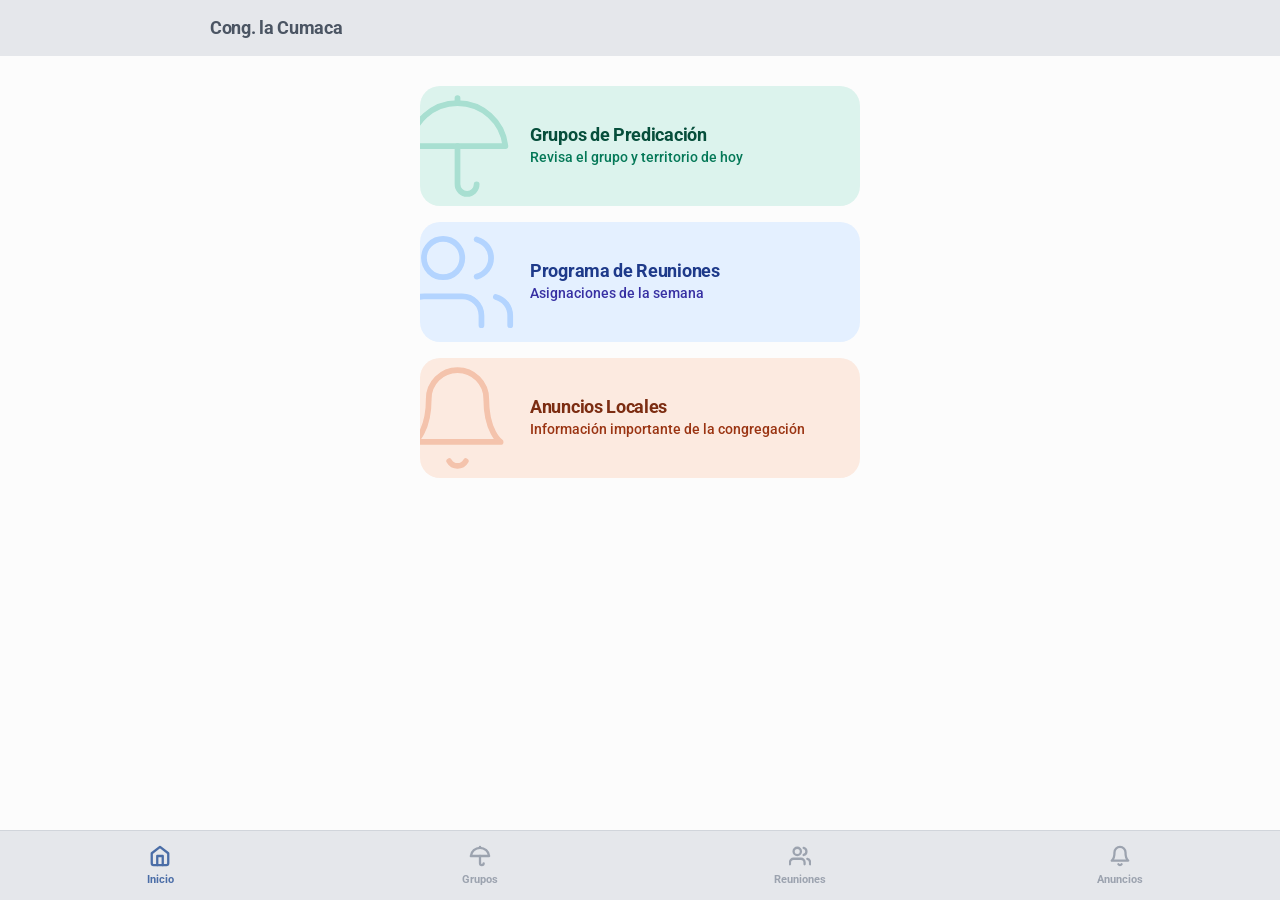
<file: index.html>
<!DOCTYPE html>
<html lang="es">
<head>
    <meta charset="UTF-8">
    <meta name="viewport" content="width=device-width, initial-scale=1.0, maximum-scale=1.0, user-scalable=no">
    <title>Cartelera - La Cumaca</title>
    <link rel="icon" type="image/svg+xml" href="data:image/svg+xml,%3Csvg xmlns='http://www.w3.org/2000/svg' viewBox='0 0 24 24' fill='none' stroke='%234A6DA7' stroke-width='2' stroke-linecap='round' stroke-linejoin='round'%3E%3Cpath d='M2 3h6a4 4 0 0 1 4 4v14a3 3 0 0 0-3-3H2z'/%3E%3Cpath d='M22 3h-6a4 4 0 0 0-4 4v14a3 3 0 0 1 3-3h7z'/%3E%3C/svg%3E">
    <link rel="stylesheet" href="styles.css?v=12.1">
</head>
<body>

    <header class="header-principal">
        <div class="header-contenedor">
            <h1>Cong. la Cumaca</h1>
        </div>
    </header>

    <main class="contenido-principal">
        <div class="menu-principal">
            
            <a href="predicacion.html" class="tarjeta predicacion">
                <div class="icono-caja">
                    <svg viewBox="0 0 24 24" fill="none" stroke="currentColor" stroke-linecap="round" stroke-linejoin="round">
                      <path d="M22 12a10.06 10.06 1 0 0-20 0Z" />
                      <path d="M12 12v8a2 2 0 0 0 4 0" />
                      <path d="M12 2v1" />
                    </svg>
                </div>
                <div class="texto-caja">
                    <h2>Grupos de Predicación</h2>
                    <p>Revisa el grupo y territorio de hoy</p>
                </div>
            </a>

            <a href="reuniones.html" class="tarjeta reuniones">
                <div class="icono-caja">
                     <svg viewBox="0 0 24 24" fill="none" stroke="currentColor" stroke-linecap="round" stroke-linejoin="round">
                        <path d="M17 21v-2a4 4 0 0 0-4-4H5a4 4 0 0 0-4 4v2"></path>
                        <circle cx="9" cy="7" r="4"></circle>
                        <path d="M23 21v-2a4 4 0 0 0-3-3.87"></path>
                        <path d="M16 3.13a4 4 0 0 1 0 7.75"></path>
                    </svg>
                </div>
                <div class="texto-caja">
                    <h2>Programa de Reuniones</h2>
                    <p>Asignaciones de la semana</p>
                </div>
            </a>

            <a href="anuncios.html" class="tarjeta anuncios">
                <div class="icono-caja">
                    <svg viewBox="0 0 24 24" fill="none" stroke="currentColor" stroke-linecap="round" stroke-linejoin="round">
                        <path d="M18 8A6 6 0 0 0 6 8c0 7-3 9-3 9h18s-3-2-3-9"></path>
                        <path d="M13.73 21a2 2 0 0 1-3.46 0"></path>
                    </svg>
                </div>
                <div class="texto-caja">
                    <h2>Anuncios Locales</h2>
                    <p>Información importante de la congregación</p>
                </div>
            </a>

        </div>
    </main>

    <div class="nav-segment-container">
        <div class="nav-segment">
            <a href="index.html" class="nav-btn activo">
                <svg width="22" height="22" viewBox="0 0 24 24" fill="none" stroke="currentColor" stroke-width="2" stroke-linecap="round" stroke-linejoin="round"><path d="M3 9l9-7 9 7v11a2 2 0 0 1-2 2H5a2 2 0 0 1-2-2z"></path><polyline points="9 22 9 12 15 12 15 22"></polyline></svg>
                Inicio
            </a>
            <a href="predicacion.html" class="nav-btn">
                <svg width="22" height="22" viewBox="0 0 24 24" fill="none" stroke="currentColor" stroke-width="2" stroke-linecap="round" stroke-linejoin="round"><path d="M22 12a10.06 10.06 1 0 0-20 0Z" /><path d="M12 12v8a2 2 0 0 0 4 0" /><path d="M12 2v1" /></svg>
                Grupos
            </a>
            <a href="reuniones.html" class="nav-btn">
                <svg width="22" height="22" viewBox="0 0 24 24" fill="none" stroke="currentColor" stroke-width="2" stroke-linecap="round" stroke-linejoin="round"><path d="M17 21v-2a4 4 0 0 0-4-4H5a4 4 0 0 0-4 4v2"></path><circle cx="9" cy="7" r="4"></circle><path d="M23 21v-2a4 4 0 0 0-3-3.87"></path><path d="M16 3.13a4 4 0 0 1 0 7.75"></path></svg>
                Reuniones
            </a>
            <a href="anuncios.html" class="nav-btn">
                <svg width="22" height="22" viewBox="0 0 24 24" fill="none" stroke="currentColor" stroke-width="2" stroke-linecap="round" stroke-linejoin="round"><path d="M18 8A6 6 0 0 0 6 8c0 7-3 9-3 9h18s-3-2-3-9"></path><path d="M13.73 21a2 2 0 0 1-3.46 0"></path></svg>
                Anuncios
            </a>
        </div>
    </div>
</body>
</html>
</file>
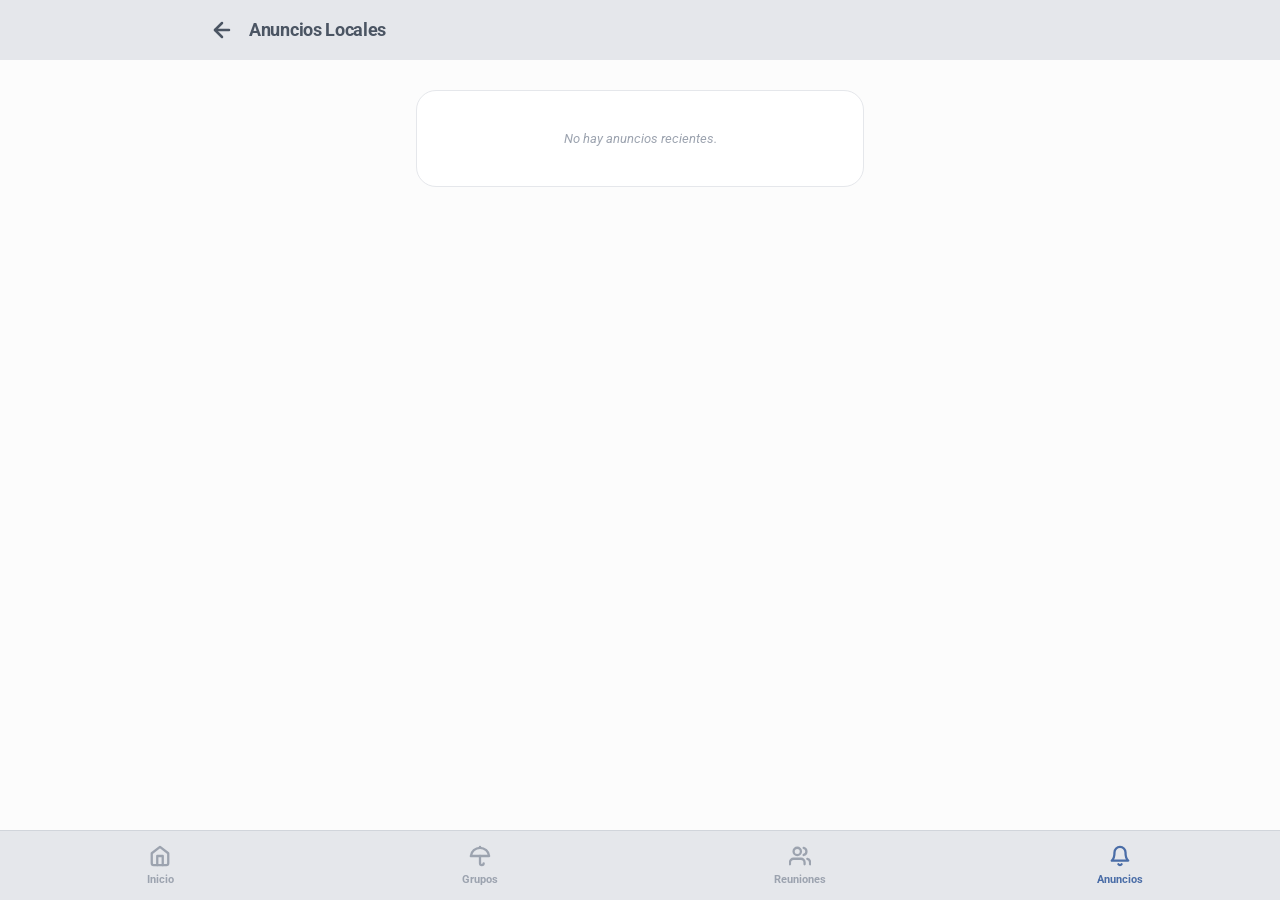
<file: anuncios.html>
<!DOCTYPE html>
<html lang="es">
<head>
    <meta charset="UTF-8">
    <meta name="viewport" content="width=device-width, initial-scale=1.0, maximum-scale=1.0, user-scalable=no">
    <title>Anuncios - La Cumaca</title>
    <link rel="icon" type="image/svg+xml" href="data:image/svg+xml,%3Csvg xmlns='http://www.w3.org/2000/svg' viewBox='0 0 24 24' fill='none' stroke='%234A6DA7' stroke-width='2' stroke-linecap='round' stroke-linejoin='round'%3E%3Cpath d='M2 3h6a4 4 0 0 1 4 4v14a3 3 0 0 0-3-3H2z'/%3E%3Cpath d='M22 3h-6a4 4 0 0 0-4 4v14a3 3 0 0 1 3-3h7z'/%3E%3C/svg%3E">
    <link rel="stylesheet" href="styles.css?v=12.1">
</head>
<body>

    <header class="header-principal">
        <div class="header-contenedor">
            <a href="index.html" class="btn-back">
                <svg width="24" height="24" viewBox="0 0 24 24" fill="none" stroke="currentColor" stroke-width="2.5" stroke-linecap="round" stroke-linejoin="round">
                    <line x1="19" y1="12" x2="5" y2="12"></line>
                    <polyline points="12 19 5 12 12 5"></polyline>
                </svg>
            </a>
            <h1>Anuncios Locales</h1>
        </div>
    </header>

    <div class="container">
        <div id="global-error" class="hidden"></div>
        <div class="card" style="padding: 20px; margin-top: 20px;">
            <div id="anuncios-lista">
                <div class="inline-loader"><div class="spinner"></div><p>Cargando anuncios...</p></div>
            </div>
        </div>
    </div>

    <div class="nav-segment-container">
        <div class="nav-segment">
            <a href="index.html" class="nav-btn"><svg width="22" height="22" viewBox="0 0 24 24" fill="none" stroke="currentColor" stroke-width="2" stroke-linecap="round" stroke-linejoin="round"><path d="M3 9l9-7 9 7v11a2 2 0 0 1-2 2H5a2 2 0 0 1-2-2z"></path><polyline points="9 22 9 12 15 12 15 22"></polyline></svg> Inicio</a>
            <a href="predicacion.html" class="nav-btn"><svg width="22" height="22" viewBox="0 0 24 24" fill="none" stroke="currentColor" stroke-width="2" stroke-linecap="round" stroke-linejoin="round"><path d="M22 12a10.06 10.06 1 0 0-20 0Z" /><path d="M12 12v8a2 2 0 0 0 4 0" /><path d="M12 2v1" /></svg> Grupos</a>
            <a href="reuniones.html" class="nav-btn"><svg width="22" height="22" viewBox="0 0 24 24" fill="none" stroke="currentColor" stroke-width="2" stroke-linecap="round" stroke-linejoin="round"><path d="M17 21v-2a4 4 0 0 0-4-4H5a4 4 0 0 0-4 4v2"></path><circle cx="9" cy="7" r="4"></circle><path d="M23 21v-2a4 4 0 0 0-3-3.87"></path><path d="M16 3.13a4 4 0 0 1 0 7.75"></path></svg> Reuniones</a>
            <a href="anuncios.html" class="nav-btn activo"><svg width="22" height="22" viewBox="0 0 24 24" fill="none" stroke="currentColor" stroke-width="2" stroke-linecap="round" stroke-linejoin="round"><path d="M18 8A6 6 0 0 0 6 8c0 7-3 9-3 9h18s-3-2-3-9"></path><path d="M13.73 21a2 2 0 0 1-3.46 0"></path></svg> Anuncios</a>
        </div>
    </div>

    <script>
        let dbAnuncios = [];

        async function iniciarApp() {
            try {
                const timestamp = new Date().getTime();
                const response = await fetch('./data/cartelera_datos.json?t=' + timestamp);
                if (!response.ok) throw new Error("Error HTTP: " + response.status);
                const dataRaw = await response.json();
                
                dbAnuncios = dataRaw.anuncios || [];
                renderAnuncios();

            } catch (error) {
                document.getElementById('global-error').textContent = "Problema al cargar datos: " + error.message;
                document.getElementById('global-error').classList.remove('hidden');
                document.getElementById('anuncios-lista').innerHTML = '<p style="text-align:center;">Error al cargar.</p>';
            }
        }

        function renderAnuncios() {
            const limpiar = (f) => {
                if(!f) return "";
                if(f.includes('-')) {
                    const parts = f.split('-');
                    const d = new Date(parts[0], parts[1]-1, parts[2]);
                    const mes = d.toLocaleDateString('es-ES', { month: 'short' }).toUpperCase().replace('.', '');
                    return `${d.getDate()} ${mes}`;
                } return f;
            };
            const html = dbAnuncios.map(a => `<div class="anuncio"><div class="anuncio-date">${limpiar(a.fechaInicio)} ${a.fechaFin ? '- ' + limpiar(a.fechaFin) : ''}</div><div class="anuncio-text">${a.texto}</div></div>`).join('');
            document.getElementById('anuncios-lista').innerHTML = html || '<div class="no-grupos">No hay anuncios recientes.</div>';
        }

        iniciarApp();
    </script>
</body>
</html>
</file>
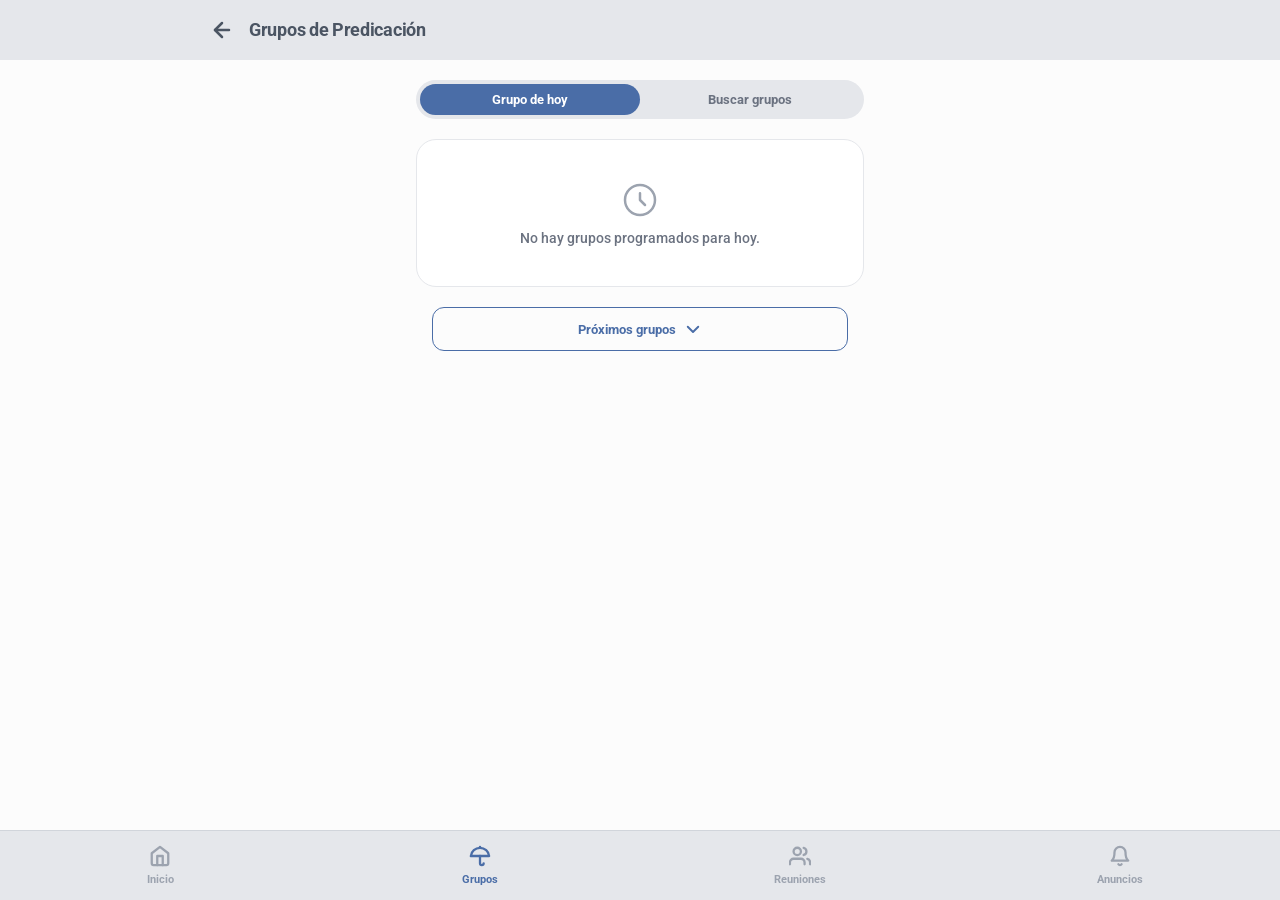
<file: predicacion.html>
<!DOCTYPE html>
<html lang="es">
<head>
    <meta charset="UTF-8">
    <meta name="viewport" content="width=device-width, initial-scale=1.0, maximum-scale=1.0, user-scalable=no">
    <title>Grupos - La Cumaca</title>
    <link rel="icon" type="image/svg+xml" href="data:image/svg+xml,%3Csvg xmlns='http://www.w3.org/2000/svg' viewBox='0 0 24 24' fill='none' stroke='%234A6DA7' stroke-width='2' stroke-linecap='round' stroke-linejoin='round'%3E%3Cpath d='M2 3h6a4 4 0 0 1 4 4v14a3 3 0 0 0-3-3H2z'/%3E%3Cpath d='M22 3h-6a4 4 0 0 0-4 4v14a3 3 0 0 1 3-3h7z'/%3E%3C/svg%3E">
    <link rel="stylesheet" href="styles.css?v=12.1">
</head>
<body>

    <header class="header-principal">
        <div class="header-contenedor">
            <a href="index.html" class="btn-back">
                <svg width="24" height="24" viewBox="0 0 24 24" fill="none" stroke="currentColor" stroke-width="2.5" stroke-linecap="round" stroke-linejoin="round">
                    <line x1="19" y1="12" x2="5" y2="12"></line>
                    <polyline points="12 19 5 12 12 5"></polyline>
                </svg>
            </a>
            <h1>Grupos de Predicación</h1>
        </div>
    </header>

    <div class="container">
        <div id="global-error" class="hidden"></div>
        
        <div class="segmented-control">
            <div class="seg-btn active" onclick="switchTab('hoy')">Grupo de hoy</div>
            <div class="seg-btn" onclick="switchTab('buscar')">Buscar grupos</div>
        </div>

        <div id="tab-hoy" class="tab-content active">
            <div id="grupo-hoy-unico-content">
                <div class="inline-loader"><div class="spinner"></div><p>Buscando grupo de hoy...</p></div>
            </div>

            <div class="ver-todos-wrapper" style="margin-top: 20px;">
                <button class="ver-todos-btn" id="btn-proximos" onclick="toggleProximosGrupos()">
                    <span id="text-proximos">Próximos grupos</span>
                    <svg fill="none" stroke="currentColor" viewBox="0 0 24 24" stroke-width="2.5"><path stroke-linecap="round" stroke-linejoin="round" d="M19 9l-7 7-7-7" /></svg>
                </button>
            </div>
            
            <div class="section-content" id="proximos-grupos-content">
                <div class="section-inner">
                    <div id="timeline-hoy" class="timeline-wrapper"></div>
                    <div id="paginacion-hoy" class="pagination-container hidden"></div>
                </div>
            </div>
        </div>

        <div id="tab-buscar" class="tab-content">
            <div class="card" style="margin-bottom: 10px;">
                <div id="month-indicator" class="month-indicator">...</div>
                
                <div class="carousel-wrapper">
                    <button id="btn-today" class="btn-today-floating" onclick="goToToday()">Ir a Hoy</button>
                    <div class="carousel-arrow carousel-arrow-left" onclick="scrollCarousel(-1)">
                        <svg viewBox="0 0 24 24" fill="none" stroke="currentColor" stroke-width="2.5"><path stroke-linecap="round" stroke-linejoin="round" d="M15 19l-7-7 7-7" /></svg>
                    </div>
                    <div class="carousel-arrow carousel-arrow-right" onclick="scrollCarousel(1)">
                        <svg viewBox="0 0 24 24" fill="none" stroke="currentColor" stroke-width="2.5"><path stroke-linecap="round" stroke-linejoin="round" d="M9 5l7 7-7 7" /></svg>
                    </div>
                    <div class="carousel" id="carousel"></div>
                </div>

                <div class="calendar-toggle-wrapper">
                    <button class="calendar-toggle" id="btn-calendar-toggle" onclick="toggleCalendar()">
                        <svg id="cal-toggle-icon" viewBox="0 0 24 24" fill="none" stroke="currentColor" stroke-width="2.5" stroke-linecap="round" stroke-linejoin="round">
                            <rect x="3" y="4" width="18" height="18" rx="2" ry="2"></rect><line x1="16" y1="2" x2="16" y2="6"></line><line x1="8" y1="2" x2="8" y2="6"></line><line x1="3" y1="10" x2="21" y2="10"></line>
                        </svg>
                        <span id="calendar-toggle-text">Mostrar calendario</span>
                    </button>
                </div>
                
                <div class="section-content" id="calendario-content">
                    <div class="section-inner">
                        <div class="calendar-header">
                            <div class="calendar-nav-btn" onclick="navMes(-1)">❮</div>
                            <div class="calendar-month" id="calendar-month"></div>
                            <div class="calendar-nav-btn" onclick="navMes(1)">❯</div>
                        </div>
                        <div class="calendar-grid" id="calendario-grid"></div>
                    </div>
                </div>
                
                <div id="swipe-grupos-hoy" class="grupos-dia-container">
                    <div id="grupos-dia-content">
                        <div class="inline-loader"><div class="spinner"></div><p>Cargando grupos...</p></div>
                    </div>
                </div>

                <div class="section-inner" style="padding-top: 10px; border-top: 1px solid #e5e7eb;">
                    <div style="font-size: 13px; font-weight: 800; color: #9ca3af; text-transform: uppercase; margin-bottom: 16px;">Próximos grupos</div>
                    <div id="timeline-buscar" class="timeline-wrapper"></div>
                    <div id="paginacion-buscar" class="pagination-container hidden"></div>
                </div>
            </div>
        </div>
    </div>

    <div class="nav-segment-container">
        <div class="nav-segment">
            <a href="index.html" class="nav-btn"><svg width="22" height="22" viewBox="0 0 24 24" fill="none" stroke="currentColor" stroke-width="2" stroke-linecap="round" stroke-linejoin="round"><path d="M3 9l9-7 9 7v11a2 2 0 0 1-2 2H5a2 2 0 0 1-2-2z"></path><polyline points="9 22 9 12 15 12 15 22"></polyline></svg> Inicio</a>
            <a href="predicacion.html" class="nav-btn activo"><svg width="22" height="22" viewBox="0 0 24 24" fill="none" stroke="currentColor" stroke-width="2" stroke-linecap="round" stroke-linejoin="round"><path d="M22 12a10.06 10.06 1 0 0-20 0Z" /><path d="M12 12v8a2 2 0 0 0 4 0" /><path d="M12 2v1" /></svg> Grupos</a>
            <a href="reuniones.html" class="nav-btn"><svg width="22" height="22" viewBox="0 0 24 24" fill="none" stroke="currentColor" stroke-width="2" stroke-linecap="round" stroke-linejoin="round"><path d="M17 21v-2a4 4 0 0 0-4-4H5a4 4 0 0 0-4 4v2"></path><circle cx="9" cy="7" r="4"></circle><path d="M23 21v-2a4 4 0 0 0-3-3.87"></path><path d="M16 3.13a4 4 0 0 1 0 7.75"></path></svg> Reuniones</a>
            <a href="anuncios.html" class="nav-btn"><svg width="22" height="22" viewBox="0 0 24 24" fill="none" stroke="currentColor" stroke-width="2" stroke-linecap="round" stroke-linejoin="round"><path d="M18 8A6 6 0 0 0 6 8c0 7-3 9-3 9h18s-3-2-3-9"></path><path d="M13.73 21a2 2 0 0 1-3.46 0"></path></svg> Anuncios</a>
        </div>
    </div>

    <script>
        let dbGrupos = [];
        let fechaHoy = new Date();
        let fechaSeleccionada = new Date(fechaHoy);
        let fechaVisualizadaCalendario = new Date(fechaHoy);
        const diasPorPagina = 3; 

        let paginaHoy = 1;
        let paginaBuscar = 1;

        function toISODate(d) {
            if(!(d instanceof Date)) return "";
            return d.getFullYear() + '-' + String(d.getMonth()+1).padStart(2,'0') + '-' + String(d.getDate()).padStart(2,'0');
        }

        async function iniciarApp() {
            try {
                const timestamp = new Date().getTime();
                const response = await fetch('./data/cartelera_datos.json?t=' + timestamp);
                if (!response.ok) throw new Error("Error HTTP: " + response.status);
                const dataRaw = await response.json();
                
                const rawGrupos = dataRaw.grupos || [];
                let gruposAgrupados = {};
                
                rawGrupos.forEach(item => {
                    let f = item.Fecha || item.fecha || "";
                    f = f.substring(0, 10); 
                    if (!f) return;
                    if (!gruposAgrupados[f]) gruposAgrupados[f] = { fecha: f, grupos: [] };
                    
                    gruposAgrupados[f].grupos.push({
                        hora: item.Hora || item.hora || "",
                        territorio: item.Territorio || item.territorio || "",
                        conductor: item.Conductor || item.conductor || "",
                        lugar: item.Lugar_Grupos || item.lugar_grupos || item.gruposassigned || "",
                        mapa: item.Mapa || item.mapa || ""
                    });
                });
                
                dbGrupos = Object.values(gruposAgrupados);
                dbGrupos.sort((a, b) => a.fecha.localeCompare(b.fecha));
                
                renderGrupoHoyUnico(); 
                renderAllBuscar();     
                setTimeout(() => goToToday(), 100);

            } catch (error) {
                document.getElementById('global-error').textContent = "Problema al cargar datos: " + error.message;
                document.getElementById('global-error').classList.remove('hidden');
            }
        }

        function switchTab(tabId) {
            document.querySelectorAll('.seg-btn').forEach(btn => btn.classList.remove('active'));
            document.querySelectorAll('.tab-content').forEach(tab => tab.classList.remove('active'));
            
            const c = document.getElementById('calendario-content');
            if (c.classList.contains('expanded')) { toggleCalendar(); }

            if (tabId === 'hoy') {
                document.querySelectorAll('.seg-btn')[0].classList.add('active');
                document.getElementById('tab-hoy').classList.add('active');
            } else {
                document.querySelectorAll('.seg-btn')[1].classList.add('active');
                document.getElementById('tab-buscar').classList.add('active');
            }
        }

        function renderGrupoHoyUnico() {
            const container = document.getElementById('grupo-hoy-unico-content');
            const hoyStr = toISODate(new Date()); 
            const data = dbGrupos.find(g => g.fecha === hoyStr);
            
            if (!data || !data.grupos || data.grupos.length === 0) { 
                container.innerHTML = `<div class="card" style="padding: 40px 20px; text-align: center; margin-bottom: 0;"><svg width="40" height="40" style="color:#9ca3af; margin: 0 auto 10px auto; display: block;" fill="none" stroke="currentColor" viewBox="0 0 24 24"><path stroke-linecap="round" stroke-linejoin="round" stroke-width="1.5" d="M12 8v4l3 3m6-3a9 9 0 11-18 0 9 9 0 0118 0z"></path></svg><div style="color:#6b7280; font-size:14px; font-weight:500;">No hay grupos programados para hoy.</div></div>`; 
            } else {
                let htmlInner = '';
                data.grupos.forEach(g => {
                    const mapaHtml = g.mapa ? `<a href="${g.mapa}" target="_blank" style="text-decoration:none; color:#4A6DA7; font-size: 13px; font-weight:800; margin-left: 6px;">📍 Ver mapa</a>` : '';
                    htmlInner += `<div class="grupo-item-hoy"><div class="grupo-row-flex"><div class="gh-hora-hoy" style="color:#4A6DA7; border-color:#4A6DA7; background:#f4f6fa;">${g.hora}</div><div class="grupo-content-col"><div class="gh-top-row"><div class="gh-territorio">${g.territorio}</div><div class="gh-conductor">${g.conductor}</div></div>${g.lugar ? `<div class="gh-asignados">${g.lugar}${mapaHtml}</div>` : (mapaHtml ? `<div class="gh-asignados">${mapaHtml}</div>` : '')}</div></div></div>`;
                });
                
                const diaSemana = new Date().toLocaleDateString('es-ES', { weekday: 'long', day: 'numeric', month: 'long' });
                container.innerHTML = `<div class="card" style="margin-bottom: 0;"><div class="grupo-consolidado-card" style="border: none; background: transparent;"><div class="grupo-consolidado-header" style="color: #4A6DA7;"><svg width="20" height="20" fill="none" stroke="currentColor" viewBox="0 0 24 24"><path stroke-linecap="round" stroke-linejoin="round" stroke-width="2" d="M12 4.354a4 4 0 110 5.292M15 21H3v-1a6 6 0 0112 0v1zm0 0h6v-1a6 6 0 00-9-5.197M13 7a4 4 0 11-8 0 4 4 0 018 0z"/></svg> Grupo de Hoy • <span style="text-transform: capitalize;">${diaSemana}</span></div>${htmlInner}</div></div>`;
            }

            renderTimelineHoy(); 
        }

        function toggleProximosGrupos() {
            const c = document.getElementById('proximos-grupos-content'); 
            const btn = document.getElementById('btn-proximos');
            const txt = document.getElementById('text-proximos');
            c.classList.toggle('expanded'); 
            if (c.classList.contains('expanded')) {
                btn.classList.add('expanded');
                txt.textContent = "Ocultar grupos";
            } else {
                btn.classList.remove('expanded');
                txt.textContent = "Próximos grupos";
            }
        }

        function renderTimelineHoy() {
            const tl = document.getElementById('timeline-hoy'); 
            const pag = document.getElementById('paginacion-hoy');
            const baseStr = toISODate(new Date()); 
            let lista = dbGrupos.filter(g => g.fecha > baseStr); 
            generarHTMLTimeline(lista, tl, pag, paginaHoy, 'paginaHoy', renderTimelineHoy);
        }

        function renderAllBuscar() {
            const d = new Date(fechaSeleccionada.getTime());
            document.getElementById('month-indicator').textContent = d.toLocaleDateString('es-ES', {month:'long', year:'numeric'});
            
            const btnToday = document.getElementById('btn-today');
            btnToday.style.display = esMismoDia(fechaSeleccionada, fechaHoy) ? 'none' : 'flex'; 
            
            renderCalendarGrid(); 
            renderCarousel(); 
            renderGruposDiaBuscar(); 
            
            // LA LISTA SE REINICIA SIEMPRE QUE ELIGES UNA FECHA Y MUESTRA SOLO POSTERIORES
            paginaBuscar = 1;
            renderTimelineBuscarLocally();
        }

        function esMismoDia(f1, f2) { const str1 = f1 instanceof Date ? toISODate(f1) : f1; const str2 = f2 instanceof Date ? toISODate(f2) : f2; return str1 === str2; }
        function scrollCarousel(d) { document.getElementById('carousel').scrollBy({ left: d * 120, behavior: 'smooth' }); }
        
        function goToToday() { 
            fechaSeleccionada = new Date(fechaHoy); 
            fechaVisualizadaCalendario = new Date(fechaHoy); 
            renderAllBuscar(); 
            const c = document.getElementById('carousel'); 
            setTimeout(() => { const s = c.querySelector('.is-today'); if(s) s.scrollIntoView({ block: 'nearest', inline: 'center', behavior: 'smooth' }); }, 100); 
        }

        function navMes(d) { fechaVisualizadaCalendario.setMonth(fechaVisualizadaCalendario.getMonth() + d); renderCalendarGrid(); }

        function toggleCalendar() {
            const c = document.getElementById('calendario-content');
            const icon = document.getElementById('cal-toggle-icon');
            const txt = document.getElementById('calendar-toggle-text');
            
            c.classList.toggle('expanded');
            if (c.classList.contains('expanded')) {
                txt.textContent = "Ocultar calendario";
                icon.innerHTML = `<path stroke-linecap="round" stroke-linejoin="round" d="M5 15l7-7 7 7" stroke-width="2"/>`;
            } else {
                txt.textContent = "Mostrar calendario";
                icon.innerHTML = `<rect x="3" y="4" width="18" height="18" rx="2" ry="2"></rect><line x1="16" y1="2" x2="16" y2="6"></line><line x1="8" y1="2" x2="8" y2="6"></line><line x1="3" y1="10" x2="21" y2="10"></line>`;
            }
        }

        function renderGruposDiaBuscar() {
            const container = document.getElementById('grupos-dia-content');
            const fechaStr = toISODate(fechaSeleccionada);
            const data = dbGrupos.find(g => g.fecha === fechaStr);
            if (!data || !data.grupos || data.grupos.length === 0) { container.innerHTML = `<div class="no-grupos">No hay grupos programados para esta fecha.</div>`; return; }
            let htmlInner = '';
            
            data.grupos.forEach(g => {
                const mapaHtml = g.mapa ? `<a href="${g.mapa}" target="_blank" style="text-decoration:none; color:#4A6DA7; font-size: 13px; font-weight:800; margin-left: 6px;">📍 Ver mapa</a>` : '';
                htmlInner += `<div class="grupo-item-hoy"><div class="grupo-row-flex"><div class="gh-hora-hoy">${g.hora}</div><div class="grupo-content-col"><div class="gh-top-row"><div class="gh-territorio">${g.territorio}</div><div class="gh-conductor">${g.conductor}</div></div>${g.lugar ? `<div class="gh-asignados">${g.lugar}${mapaHtml}</div>` : (mapaHtml ? `<div class="gh-asignados">${mapaHtml}</div>` : '')}</div></div></div>`;
            });
            const diaSemana = fechaSeleccionada.toLocaleDateString('es-ES', { weekday: 'long' });
            container.innerHTML = `<div class="grupo-consolidado-card"><div class="grupo-consolidado-header"><svg width="20" height="20" fill="none" stroke="currentColor" viewBox="0 0 24 24"><path stroke-linecap="round" stroke-linejoin="round" stroke-width="2" d="M12 4.354a4 4 0 110 5.292M15 21H3v-1a6 6 0 0112 0v1zm0 0h6v-1a6 6 0 00-9-5.197M13 7a4 4 0 11-8 0 4 4 0 018 0z"/></svg>Grupos del ${diaSemana}</div>${htmlInner}</div>`;
        }

        function renderCalendarGrid() { 
            document.getElementById('calendar-month').textContent = fechaVisualizadaCalendario.toLocaleDateString('es-ES', {month:'long', year:'numeric'}); 
            const grid = document.getElementById('calendario-grid'); grid.innerHTML=''; 
            ['D','L','M','M','J','V','S'].forEach(d=>grid.innerHTML+=`<div class="calendar-day-header">${d}</div>`); 
            const first = new Date(fechaVisualizadaCalendario.getFullYear(), fechaVisualizadaCalendario.getMonth(), 1); 
            const days = new Date(fechaVisualizadaCalendario.getFullYear(), fechaVisualizadaCalendario.getMonth()+1, 0).getDate(); 
            for(let i=0; i<first.getDay(); i++) grid.innerHTML+=`<div></div>`; 
            for(let i=1; i<=days; i++) { 
                let d = document.createElement('div'); d.className='calendar-day'; d.textContent=i; 
                const fStr = `${fechaVisualizadaCalendario.getFullYear()}-${String(fechaVisualizadaCalendario.getMonth()+1).padStart(2,'0')}-${String(i).padStart(2,'0')}`; 
                if(fStr === toISODate(fechaSeleccionada)) d.classList.add('selected'); 
                if(fStr === toISODate(fechaHoy)) d.classList.add('today'); 
                
                d.onclick=()=>{ 
                    fechaVisualizadaCalendario.setMonth(fechaVisualizadaCalendario.getMonth()); 
                    fechaSeleccionada = new Date(fechaVisualizadaCalendario.getFullYear(), fechaVisualizadaCalendario.getMonth(), i); 
                    renderAllBuscar(); 
                    
                    const c = document.getElementById('calendario-content');
                    if (c.classList.contains('expanded')) { toggleCalendar(); }
                    
                    setTimeout(() => {
                        const selectedDateCard = document.querySelector('#carousel .selected');
                        if (selectedDateCard) {
                            selectedDateCard.scrollIntoView({ block: 'nearest', inline: 'center', behavior: 'smooth' });
                        }
                    }, 100);
                }; 
                grid.appendChild(d); 
            } 
        }

        function renderCarousel() { const c = document.getElementById('carousel'); c.innerHTML = ''; const b = new Date(fechaHoy); let startBase = b; if (fechaSeleccionada > new Date(b.getTime() + (60*86400000)) || fechaSeleccionada < new Date(b.getTime() - (10*86400000))) { startBase = new Date(fechaSeleccionada); } for(let i=-2; i<=60; i++) { const f = new Date(startBase); f.setDate(startBase.getDate() + i); const card = document.createElement('div'); card.dataset.date = toISODate(f); card.className = `date-card ${esMismoDia(f, fechaSeleccionada) ? 'selected' : ''} ${esMismoDia(f, fechaHoy) ? 'is-today' : ''}`; card.innerHTML = `<div class="date-card-day">${f.toLocaleDateString('es-ES',{weekday:'short'}).slice(0,3)}</div><div class="date-card-number">${f.getDate()}</div>`; card.onclick = () => { fechaSeleccionada = f; renderAllBuscar(); }; c.appendChild(card); } }

        function renderTimelineBuscarLocally() {
            const tl = document.getElementById('timeline-buscar'); 
            const pag = document.getElementById('paginacion-buscar');
            // Carga lista a partir de la fecha seleccionada
            const selStr = toISODate(fechaSeleccionada);
            let lista = dbGrupos.filter(g => g.fecha >= selStr); 
            generarHTMLTimeline(lista, tl, pag, paginaBuscar, 'paginaBuscar', renderTimelineBuscarLocally);
        }

        function generarHTMLTimeline(listaFechas, tl, pagContainer, currentPage, pageVarName, renderFunc) {
            tl.innerHTML = ''; pagContainer.innerHTML = ''; 
            
            if (listaFechas.length === 0) { 
                tl.innerHTML = '<div class="no-grupos">No hay grupos programados en adelante.</div>'; 
                pagContainer.classList.add('hidden'); return; 
            } 
            
            const totalPaginas = Math.ceil(listaFechas.length / diasPorPagina); 
            if (currentPage > totalPaginas) window[pageVarName] = 1; 
            
            const inicio = (window[pageVarName] - 1) * diasPorPagina; 
            const fechasPagina = listaFechas.slice(inicio, inicio + diasPorPagina); 
            
            fechasPagina.forEach(diaData => { 
                const parts = diaData.fecha.split('-'); const d = new Date(parts[0], parts[1]-1, parts[2]); 
                const fechaNice = d.toLocaleDateString('es-ES', { weekday: 'long', day: 'numeric', month: 'long', year: 'numeric' }); 
                const dayBlock = document.createElement('div'); dayBlock.className = 'timeline-day-block'; 
                
                if (esMismoDia(diaData.fecha, fechaSeleccionada)) {
                    dayBlock.classList.add('active-day');
                }

                const header = document.createElement('div'); header.className = 'timeline-date-header'; header.textContent = fechaNice; 
                dayBlock.appendChild(header); 
                
                diaData.grupos.forEach(g => { 
                    const mapaHtml = g.mapa ? `<a href="${g.mapa}" target="_blank" style="text-decoration:none; color:#4A6DA7; font-size: 13px; font-weight:800; margin-left: 6px;">📍 Ver mapa</a>` : ''; 
                    const row = document.createElement('div'); row.className = 'timeline-row'; 
                    row.innerHTML = `<div class="grupo-row-flex"><div class="gh-hora-timeline">${g.hora}</div><div class="grupo-content-col"><div class="gh-top-row"><div class="gh-territorio">${g.territorio}</div><div class="gh-conductor">${g.conductor}</div></div>${g.lugar ? `<div class="gh-asignados">${g.lugar}${mapaHtml}</div>` : (mapaHtml ? `<div class="gh-asignados">${mapaHtml}</div>` : '')}</div></div>`; 
                    dayBlock.appendChild(row); 
                }); 
                tl.appendChild(dayBlock); 
            }); 
            
            if (totalPaginas > 1) { 
                pagContainer.classList.remove('hidden'); 
                const btnPrev = document.createElement('button'); btnPrev.className = 'page-btn'; btnPrev.innerHTML = '<svg viewBox="0 0 24 24" fill="none" stroke="currentColor" stroke-width="2.5"><path d="M15 18l-6-6 6-6"/></svg>'; 
                btnPrev.disabled = window[pageVarName] === 1; 
                btnPrev.onclick = () => { window[pageVarName]--; renderFunc(); }; 
                pagContainer.appendChild(btnPrev); 
                
                for (let i = 1; i <= totalPaginas; i++) { 
                    const btn = document.createElement('button'); btn.className = `page-btn ${i === window[pageVarName] ? 'active' : ''}`; btn.textContent = i; 
                    btn.onclick = () => { window[pageVarName] = i; renderFunc(); }; 
                    pagContainer.appendChild(btn); 
                } 
                
                const btnNext = document.createElement('button'); btnNext.className = 'page-btn'; btnNext.innerHTML = '<svg viewBox="0 0 24 24" fill="none" stroke="currentColor" stroke-width="2.5"><path d="M9 18l6-6-6-6"/></svg>'; 
                btnNext.disabled = window[pageVarName] === totalPaginas; 
                btnNext.onclick = () => { window[pageVarName]++; renderFunc(); }; 
                pagContainer.appendChild(btnNext); 
            } else { 
                pagContainer.classList.add('hidden'); 
            }
        }

        iniciarApp();
    </script>
</body>
</html>
</file>
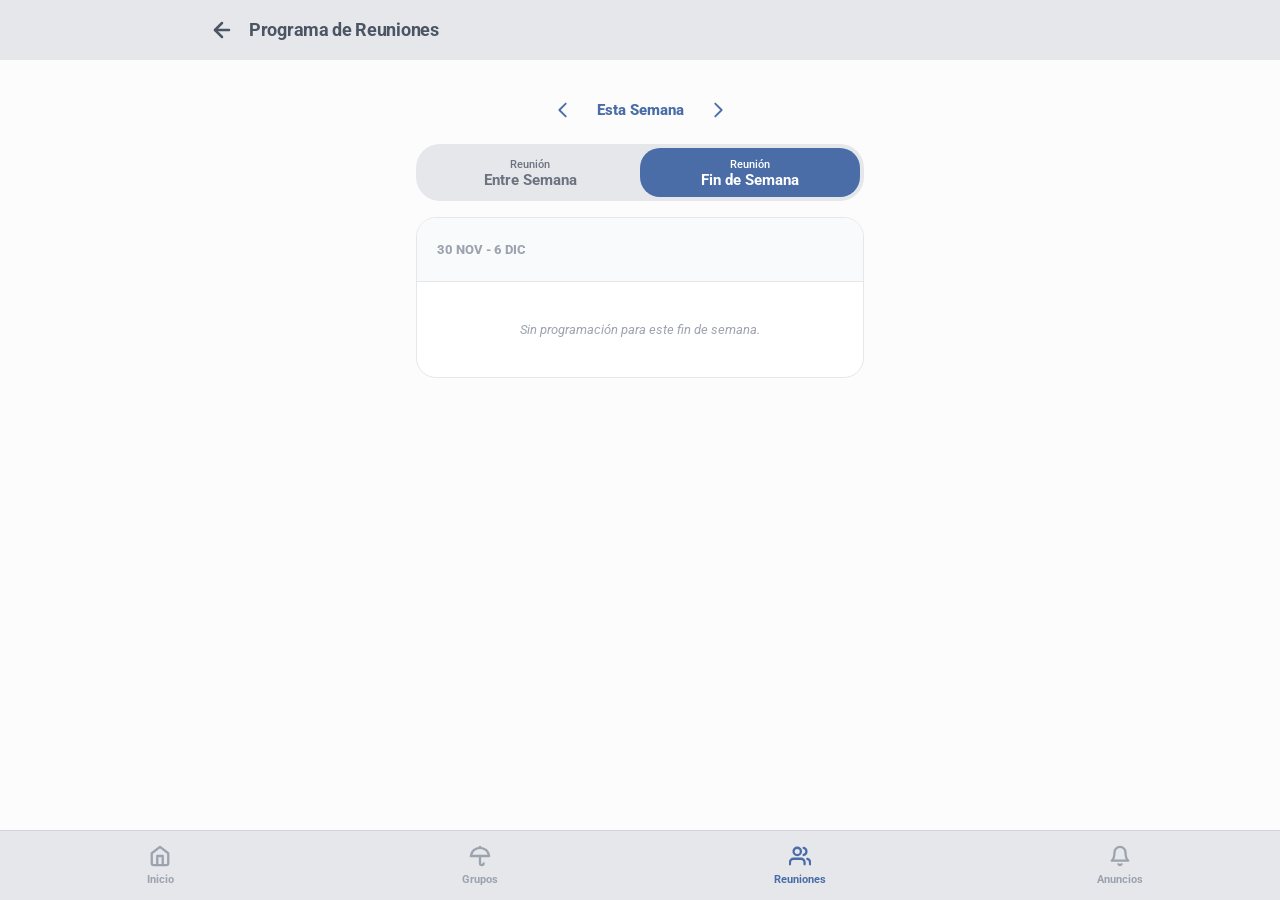
<file: reuniones.html>
<!DOCTYPE html>
<html lang="es">
<head>
    <meta charset="UTF-8">
    <meta name="viewport" content="width=device-width, initial-scale=1.0, maximum-scale=1.0, user-scalable=no">
    <title>Reuniones - La Cumaca</title>
    <link rel="icon" type="image/svg+xml" href="data:image/svg+xml,%3Csvg xmlns='http://www.w3.org/2000/svg' viewBox='0 0 24 24' fill='none' stroke='%234A6DA7' stroke-width='2' stroke-linecap='round' stroke-linejoin='round'%3E%3Cpath d='M2 3h6a4 4 0 0 1 4 4v14a3 3 0 0 0-3-3H2z'/%3E%3Cpath d='M22 3h-6a4 4 0 0 0-4 4v14a3 3 0 0 1 3-3h7z'/%3E%3C/svg%3E">
    <link rel="stylesheet" href="styles.css?v=12.1">
</head>
<body>

    <header class="header-principal">
        <div class="header-contenedor">
            <a href="index.html" class="btn-back">
                <svg width="24" height="24" viewBox="0 0 24 24" fill="none" stroke="currentColor" stroke-width="2.5" stroke-linecap="round" stroke-linejoin="round"><line x1="19" y1="12" x2="5" y2="12"></line><polyline points="12 19 5 12 12 5"></polyline></svg>
            </a>
            <h1>Programa de Reuniones</h1>
        </div>
    </header>

    <div class="container">
        <div id="global-error" class="hidden"></div>

        <div class="reunion-week-nav" style="margin-top: 10px;">
            <div class="week-nav-arrow" onclick="cambiarSemana(-1)"><svg viewBox="0 0 24 24" fill="none" stroke="currentColor"><path stroke-linecap="round" stroke-linejoin="round" stroke-width="2" d="M15 19l-7-7 7-7" /></svg></div>
            <div class="week-nav-text" onclick="resetearSemana()">Esta Semana</div>
            <div class="week-nav-arrow" onclick="cambiarSemana(1)"><svg viewBox="0 0 24 24" fill="none" stroke="currentColor"><path stroke-linecap="round" stroke-linejoin="round" stroke-width="2" d="M9 5l7 7-7 7" /></svg></div>
        </div>

        <div class="segmented-control" id="tab-nav-main" style="margin: 0 0 16px 0;">
            <div class="seg-btn" id="btn-tab-semana" onclick="switchReunionTab('semana')"><span style="font-size: 11px; font-weight: 500;">Reunión</span><br><span style="font-size: 15px;">Entre Semana</span></div>
            <div class="seg-btn" id="btn-tab-finde" onclick="switchReunionTab('finde')"><span style="font-size: 11px; font-weight: 500;">Reunión</span><br><span style="font-size: 15px;">Fin de Semana</span></div>
        </div>

        <div class="card" id="reuniones-swipe-wrapper" style="margin-top: 0;">
            <div id="tab-semana" class="tab-content">
                <div class="section-inner wol-style" id="reunion-semana-detalle">
                    <div class="inline-loader"><div class="spinner"></div><p>Cargando programa...</p></div>
                </div>
            </div>
            <div id="tab-finde" class="tab-content">
                <div class="section-inner wol-style" id="reunion-finde-detalle">
                    <div class="inline-loader"><div class="spinner"></div><p>Cargando programa...</p></div>
                </div>
            </div>
        </div>
    </div>

    <div class="nav-segment-container">
        <div class="nav-segment">
            <a href="index.html" class="nav-btn"><svg width="22" height="22" viewBox="0 0 24 24" fill="none" stroke="currentColor" stroke-width="2" stroke-linecap="round" stroke-linejoin="round"><path d="M3 9l9-7 9 7v11a2 2 0 0 1-2 2H5a2 2 0 0 1-2-2z"></path><polyline points="9 22 9 12 15 12 15 22"></polyline></svg> Inicio</a>
            <a href="predicacion.html" class="nav-btn"><svg width="22" height="22" viewBox="0 0 24 24" fill="none" stroke="currentColor" stroke-width="2" stroke-linecap="round" stroke-linejoin="round"><path d="M22 12a10.06 10.06 1 0 0-20 0Z" /><path d="M12 12v8a2 2 0 0 0 4 0" /><path d="M12 2v1" /></svg> Grupos</a>
            <a href="reuniones.html" class="nav-btn activo"><svg width="22" height="22" viewBox="0 0 24 24" fill="none" stroke="currentColor" stroke-width="2" stroke-linecap="round" stroke-linejoin="round"><path d="M17 21v-2a4 4 0 0 0-4-4H5a4 4 0 0 0-4 4v2"></path><circle cx="9" cy="7" r="4"></circle><path d="M23 21v-2a4 4 0 0 0-3-3.87"></path><path d="M16 3.13a4 4 0 0 1 0 7.75"></path></svg> Reuniones</a>
            <a href="anuncios.html" class="nav-btn"><svg width="22" height="22" viewBox="0 0 24 24" fill="none" stroke="currentColor" stroke-width="2" stroke-linecap="round" stroke-linejoin="round"><path d="M18 8A6 6 0 0 0 6 8c0 7-3 9-3 9h18s-3-2-3-9"></path><path d="M13.73 21a2 2 0 0 1-3.46 0"></path></svg> Anuncios</a>
        </div>
    </div>

    <script>
        let dbVidaMinisterio = [], dbFinSemana = [];
        let fechaHoy = new Date();
        let semanaOffset = 0;
        let currentRoomFilter = 'todo'; 

        function toISODate(d) {
            if(!(d instanceof Date)) return "";
            return d.getFullYear() + '-' + String(d.getMonth()+1).padStart(2,'0') + '-' + String(d.getDate()).padStart(2,'0');
        }

        function updateURL() {
            const currentTab = document.getElementById('btn-tab-semana').classList.contains('active') ? 'semana' : 'finde';
            const newUrl = window.location.pathname + '?s=' + semanaOffset + '&t=' + currentTab;
            window.history.replaceState(null, '', newUrl);
        }

        async function iniciarApp() {
            try {
                const urlParams = new URLSearchParams(window.location.search);
                if(urlParams.has('s')) { semanaOffset = parseInt(urlParams.get('s')) || 0; }

                const timestamp = new Date().getTime();
                const response = await fetch('./data/cartelera_datos.json?t=' + timestamp);
                if (!response.ok) throw new Error("Error HTTP: " + response.status);
                const dataRaw = await response.json();
                
                dbVidaMinisterio = dataRaw.vidaMinisterio || [];
                dbFinSemana = dataRaw.finSemana || [];
                
                let initialTab = urlParams.get('t');
                if(!initialTab) {
                    const todayDay = fechaHoy.getDay();
                    initialTab = (todayDay === 0 || todayDay === 6) ? 'finde' : 'semana';
                }
                
                switchReunionTab(initialTab, false); 
                renderReuniones();
                setupSwipe('reuniones-swipe-wrapper', () => cambiarSemana(1), () => cambiarSemana(-1));
            } catch (error) {
                document.getElementById('global-error').textContent = "Problema al cargar datos: " + error.message;
                document.getElementById('global-error').classList.remove('hidden');
            }
        }

        function switchReunionTab(tab, triggerUrlUpdate = true) {
            document.querySelectorAll('#tab-nav-main .seg-btn').forEach(btn => btn.classList.remove('active'));
            document.querySelectorAll('.tab-content').forEach(content => content.classList.remove('active'));
            if(tab === 'semana') {
                document.getElementById('btn-tab-semana').classList.add('active');
                document.getElementById('tab-semana').classList.add('active');
            } else {
                document.getElementById('btn-tab-finde').classList.add('active');
                document.getElementById('tab-finde').classList.add('active');
            }
            if(triggerUrlUpdate) updateURL();
        }

        function setRoomFilter(filter) { currentRoomFilter = filter; renderReuniones(); }

        function renderReuniones() {
            const d = new Date(fechaHoy); const day = d.getDay(); 
            const diff = d.getDate() - day + (day == 0 ? -6 : 1) + (semanaOffset * 7);
            const lunes = new Date(d.setDate(diff)); const lunesStr = toISODate(lunes);
            const domingo = new Date(lunes); domingo.setDate(lunes.getDate() + 6); const domingoStr = toISODate(domingo);
            
            const mNombres = ["ene", "feb", "mar", "abr", "may", "jun", "jul", "ago", "sep", "oct", "nov", "dic"];
            const rangoTextoStr = `${lunes.getDate()} ${mNombres[lunes.getMonth()].toUpperCase()} - ${domingo.getDate()} ${mNombres[domingo.getMonth()].toUpperCase()}`;

            const buscar = (lista) => lista.find(r => r.fecha >= lunesStr && r.fecha <= domingoStr);
            const dataSemana = buscar(dbVidaMinisterio); const dataFinde = buscar(dbFinSemana);

            const containerSemana = document.getElementById('reunion-semana-detalle');
            
            if (dataSemana) {
                const fPartsMid = dataSemana.fecha.split('-');
                const dMid = new Date(fPartsMid[0], fPartsMid[1]-1, fPartsMid[2]);
                const dayName = dMid.toLocaleDateString('es-ES', { weekday: 'long' });
                const fechaEleganteStr = `${dayName.charAt(0).toUpperCase() + dayName.slice(1)} ${dMid.getDate()} de ${mNombres[dMid.getMonth()]}`;
                
                let html = `
                <div class="reunion-date-box">
                    <div style="font-size: 13px; font-weight: 800; color: #9ca3af; text-transform: uppercase;">${rangoTextoStr}</div>
                    <div style="font-size: 17px; font-weight: 800; color: #4A6DA7; margin-top: 4px;">${fechaEleganteStr} - 6:30 PM</div>
                </div>

                <div class="header-roles" style="margin-bottom: 16px; padding-left: 8px;">
                    <div class="header-role-row"><span class="hr-label">Presidente:</span> <strong>${dataSemana.presidente || "-"}</strong></div>
                    <div class="header-role-row"><span class="hr-label">Oración inicial:</span> <strong>${dataSemana.oracionInicial || "-"}</strong></div>
                </div>
                
                <div class="reunion-filter-container">
                    <div class="segmented-control filter-control" style="margin: 0;">
                        <div class="seg-btn ${currentRoomFilter === 'todo' ? 'active' : ''}" onclick="setRoomFilter('todo')">Mostrar Todo</div>
                        <div class="seg-btn ${currentRoomFilter === 'principal' ? 'active' : ''}" onclick="setRoomFilter('principal')">Sala Principal</div>
                        <div class="seg-btn ${currentRoomFilter === 'segunda' ? 'active' : ''}" onclick="setRoomFilter('segunda')">2da Sala</div>
                    </div>
                </div>`;

                html += `<div class="c-tesoros"><div class="sect-header">TESOROS DE LA BIBLIA</div><div class="timeline-group">`;
                html += renderFlexItem('Introducción', dataSemana.tesoros_introduccion_tiempo, formatBold(dataSemana.tesoros_introduccion_hermano), 'c-tesoros');
                html += renderFlexItem(dataSemana.tesoros_parte1_titulo, dataSemana.tesoros_parte1_tiempo, formatBold(dataSemana.tesoros_parte1_principal), 'c-tesoros');
                html += renderFlexItem(dataSemana.tesoros_parte2_titulo, dataSemana.tesoros_parte2_tiempo, formatBold(dataSemana.tesoros_parte2_principal), 'c-tesoros');
                
                if (currentRoomFilter === 'segunda') {
                    html += `<button class="inline-toggle-box" onclick="setRoomFilter('todo')">Mostrar Sala Principal <svg width="16" height="16" viewBox="0 0 24 24" fill="none" stroke="currentColor" stroke-width="2.5" stroke-linecap="round" stroke-linejoin="round"><polyline points="6 9 12 15 18 9"></polyline></svg></button>`;
                }

                if (currentRoomFilter === 'todo' || currentRoomFilter === 'principal') {
                    html += renderFlexItem('Lectura de la Biblia: ' + (dataSemana.tesoros_lectura_textos || ''), dataSemana.tesoros_lectura_tiempo, formatBold(dataSemana.tesoros_lectura_estudiante), 'c-tesoros');
                    if (currentRoomFilter === 'principal' && dataSemana.tesoros_lectura_segundaSala) {
                        html += `<button class="inline-toggle-box" onclick="setRoomFilter('todo')">Mostrar Segunda Sala <svg width="16" height="16" viewBox="0 0 24 24" fill="none" stroke="currentColor" stroke-width="2.5" stroke-linecap="round" stroke-linejoin="round"><polyline points="6 9 12 15 18 9"></polyline></svg></button>`;
                    }
                }
                html += `</div>`; 

                if (dataSemana.tesoros_lectura_segundaSala && (currentRoomFilter === 'todo' || currentRoomFilter === 'segunda')) {
                    html += `<div class="sr-full-section"><div class="sect-subtitle">SEGUNDA SALA</div><div class="sr-conductor">Conductor: <strong>${dataSemana.maestros_salaAuxiliar || '-'}</strong></div><div class="timeline-group">`;
                    html += renderFlexItem('Lectura de la Biblia', dataSemana.tesoros_lectura_tiempo, formatBold(dataSemana.tesoros_lectura_segundaSala), 'c-tesoros', true);
                    html += `</div></div>`;
                }
                html += `</div>`;

                let mainParts = [], secondParts = [];
                for(let i=1; i<=5; i++) { 
                    if(dataSemana[`maestros_parte${i}_titulo`]) { 
                        mainParts.push(renderFlexItem(dataSemana[`maestros_parte${i}_titulo`], dataSemana[`maestros_parte${i}_tiempo`], formatHelper(dataSemana[`maestros_parte${i}_principal`], dataSemana[`maestros_parte${i}_ayudante`]), 'c-maestros')); 
                        if(dataSemana[`maestros_parte${i}_segundaSala_principal`]) { 
                            secondParts.push(renderFlexItem(dataSemana[`maestros_parte${i}_titulo`], dataSemana[`maestros_parte${i}_tiempo`], formatHelper(dataSemana[`maestros_parte${i}_segundaSala_principal`], dataSemana[`maestros_parte${i}_segundaSala_ayudante`]), 'c-maestros'));
                        } 
                    } 
                }

                html += `<div class="c-maestros"><div class="sect-header">SEAMOS MEJORES MAESTROS</div>`;
                if (currentRoomFilter === 'todo' || currentRoomFilter === 'principal') { html += `<div class="sect-subtitle">SALA PRINCIPAL</div><div class="timeline-group">${mainParts.join('')}</div>`; }
                if (secondParts.length > 0 && (currentRoomFilter === 'todo' || currentRoomFilter === 'segunda')) { html += `<div class="sr-full-section"><div class="sect-subtitle">SEGUNDA SALA</div><div class="sr-conductor">Conductor: <strong>${dataSemana.maestros_salaAuxiliar || '-'}</strong></div><div class="timeline-group">${secondParts.join('')}</div></div>`; }
                html += `</div>`;
                
                html += `<div class="c-vida"><div class="sect-header">NUESTRA VIDA CRISTIANA</div><div class="timeline-group">${renderFlexItem(dataSemana.vida_parte1_titulo, dataSemana.vida_parte1_tiempo, formatBold(dataSemana.vida_parte1_hermano), 'c-vida')}${renderFlexItem('Estudio bíblico', dataSemana.vida_estudioBiblico_tiempo, `Conductor: <strong>${dataSemana.vida_estudioBiblico_conductor}</strong><br>Lector: <strong>${dataSemana.vida_estudioBiblico_lector}</strong>`, 'c-vida')}${renderFlexItem('Palabras de conclusión', dataSemana.vida_conclusion_tiempo, formatBold(dataSemana.vida_conclusion_hermano), 'c-vida')}</div></div><div style="margin-top: 4px; padding-top:4px; border-top:1px solid #f3f4f6; padding-left:10px;"><div class="header-role-row"><span class="hr-label">Oración final:</span> <strong>${dataSemana.oracionFinal || "-"}</strong></div></div>`;
                
                html += renderAssignmentsGrid(dataSemana, 'entreSemana');
                containerSemana.innerHTML = html;

            } else {
                containerSemana.innerHTML = `<div class="reunion-date-box"><div style="font-size: 13px; font-weight: 800; color: #9ca3af; text-transform: uppercase;">${rangoTextoStr}</div></div><div class="no-grupos">Sin programación cargada para esta semana.</div>`;
            }

            // --- REUNIÓN FIN DE SEMANA ---
            const containerFinde = document.getElementById('reunion-finde-detalle');
            if (dataFinde) {
                const fPartsMid = dataFinde.fecha.split('-');
                const dMid = new Date(fPartsMid[0], fPartsMid[1]-1, fPartsMid[2]);
                const dayName = dMid.toLocaleDateString('es-ES', { weekday: 'long' });
                const fechaEleganteStr = `${dayName.charAt(0).toUpperCase() + dayName.slice(1)} ${dMid.getDate()} de ${mNombres[dMid.getMonth()]}`;
                
                let html = `
                <div class="reunion-date-box">
                    <div style="font-size: 13px; font-weight: 800; color: #9ca3af; text-transform: uppercase;">${rangoTextoStr}</div>
                    <div style="font-size: 17px; font-weight: 800; color: #4A6DA7; margin-top: 4px;">${fechaEleganteStr} - 10:00 AM</div>
                </div>

                <div class="header-roles" style="margin-bottom: 24px;">
                    <div class="header-role-row"><span class="hr-label">Presidente:</span> <strong>${dataFinde.presidente || "-"}</strong></div>
                    <div class="header-role-row"><span class="hr-label">Oración inicial:</span> <strong>${dataFinde.oracionInicial || "-"}</strong></div>
                </div>`;
                
                html += `<div class="c-publico"><div class="sect-header">DISCURSO PÚBLICO</div><div class="timeline-group">${renderFlexItem(`"${dataFinde.discursoPublico_tema}"`, '', `<strong>${dataFinde.discursoPublico_orador}</strong><br><span style="font-size:14px; color:#6b7280;">${dataFinde.discursoPublico_congregacion}</span>`, 'c-publico', true)}</div></div>`;
                html += `<div class="c-publico"><div class="sect-header">ESTUDIO DE LA ATALAYA</div><div class="timeline-group">${renderFlexItem(dataFinde.estudioAtalaya_articulo, '', `Conductor: <strong>${dataFinde.estudioAtalaya_conductor}</strong><br>Lector: <strong>${dataFinde.estudioAtalaya_lector}</strong>`, 'c-publico', true)}</div></div><div style="margin-top: 4px; padding-top:4px; border-top:1px solid #f3f4f6; padding-left:10px;"><div class="header-role-row"><span class="hr-label">Oración final:</span> <strong>${dataFinde.oracionFinal || "-"}</strong></div></div>`;
                
                html += renderAssignmentsGrid(dataFinde, 'finSemana');
                containerFinde.innerHTML = html;
            } else {
                containerFinde.innerHTML = `<div class="reunion-date-box"><div style="font-size: 13px; font-weight: 800; color: #9ca3af; text-transform: uppercase;">${rangoTextoStr}</div></div><div class="no-grupos">Sin programación para este fin de semana.</div>`;
            }
        }

        function renderFlexItem(title, time, who, parentClass, hideLine = false) { 
            if(!title) return ''; 
            return `<div class="rt-row ${parentClass} ${hideLine ? 'no-line' : ''}"><div class="rt-time-col"></div><div class="rt-line-col"><div class="rt-line"></div><div class="rt-dot"></div></div><div class="rt-content-col"><div class="rt-title">${time ? `<span class="rt-time-tag">${time}</span>` : ''}${title}</div>${who ? `<div class="rt-who">${who}</div>` : ''}</div></div>`; 
        }
        function formatHelper(p, a) { return !p ? '' : (a ? `<strong>${p}</strong><div style="color:#6b7280; font-size:14px;">${a} (Ayudante)</div>` : `<strong>${p}</strong>`); }
        function formatBold(text) { return text ? `<strong>${text}</strong>` : ''; }

        function renderAssignmentsGrid(data, type) {
            let list = '', highlights = '';
            
            const addGridItem = (label, value) => { 
                if(!value) return ''; 
                let names = value.split(/,| y | Y /).map(n => n.trim()).filter(n => n);
                let isEncargado = label.includes('Encargado');
                let colorStyle = isEncargado ? 'color: #4A6FAA;' : 'color: #4B5563;';
                let valColorStyle = isEncargado ? 'color: #4A6FAA;' : 'color: #6b7280;';
                
                let nHtml = names.map(n => `<div class="svc-bullet-item" style="${valColorStyle}; font-weight: 500;">
                    <span style="margin-right: 6px; font-size: 18px; line-height: 1;">&bull;</span>${n}
                </div>`).join(''); 
                
                return `<div class="svc-block"><div class="svc-block-title" style="${colorStyle}">${label}</div>${nHtml}</div>`; 
            };
            
            if (type === 'entreSemana') {
                if(data.limpiezaSuperficial) highlights += `<div class="highlight-midweek"><span class="highlight-label">Limpieza Superficial</span><span class="highlight-val">Grupo ${data.limpiezaSuperficial}</span></div>`;
                list = `<div class="svc-grid" style="margin-top:16px;">${addGridItem('Encargado', data.encargado)}${addGridItem('Auditorio', `${data.acomodadorAuditorio1}, ${data.acomodadorAuditorio2}`)}${addGridItem('Puerta', data.acomodadorPuerta)}${addGridItem('Micrófonos', `${data.microfonos1}, ${data.microfonos2}`)}${addGridItem('Audio/Video', `${data.audioVideo1}, ${data.audioVideo2}`)}${addGridItem('Plataforma', data.plataforma)}</div>`;
            } else if (type === 'finSemana') {
                if(data.limpiezaAFondo || data.hospitalidad) {
                    highlights += `<div class="highlight-weekend-box">`;
                    if(data.limpiezaAFondo) highlights += `<div class="hw-item"><span class="highlight-label">Limpieza Profunda</span><span class="highlight-val">Grupo ${data.limpiezaAFondo}</span></div>`;
                    if(data.limpiezaAFondo && data.hospitalidad) highlights += `<div class="hw-divider"></div>`;
                    if(data.hospitalidad) highlights += `<div class="hw-item"><span class="highlight-label">Hospitalidad</span><span class="highlight-val">Grupo ${data.hospitalidad}</span></div>`;
                    highlights += `</div>`;
                }
                list = `<div class="svc-grid">${addGridItem('Encargado', data.encargado)}${addGridItem('Auditorio', `${data.acomodadorAuditorio1}, ${data.acomodadorAuditorio2}`)}${addGridItem('Puerta', data.acomodadorPuerta)}${addGridItem('Micrófonos', `${data.microfonos1}, ${data.microfonos2}`)}${addGridItem('Audio/Video', `${data.audioVideo1}, ${data.audioVideo2}`)}${addGridItem('Plataforma', data.plataforma)}</div>`;
            }
            if(!list && !highlights) return '';
            return `${highlights}<div class="svc-container"><div class="svc-title-main">ASIGNACIONES</div>${list}</div>`;
        }

        function setupSwipe(elementId, onSwipeLeft, onSwipeRight) { 
            const element = document.getElementById(elementId); 
            if (!element) return; 
            let touchStartX = 0; let touchStartY = 0; 
            element.addEventListener('touchstart', e => { touchStartX = e.changedTouches[0].screenX; touchStartY = e.changedTouches[0].screenY; }, {passive: true}); 
            element.addEventListener('touchend', e => { 
                const diffX = touchStartX - e.changedTouches[0].screenX; 
                const diffY = touchStartY - e.changedTouches[0].screenY; 
                if (Math.abs(diffX) > Math.abs(diffY) && Math.abs(diffX) > 50) { 
                    if (diffX > 0) onSwipeLeft(); else onSwipeRight(); 
                } 
            }, {passive: true}); 
        }

        function cambiarSemana(d) { semanaOffset += d; updateURL(); renderReuniones(); }
        function resetearSemana() { semanaOffset = 0; updateURL(); renderReuniones(); }

        iniciarApp();
    </script>
</body>
</html>
</file>
<file: styles.css>
/* --- CONFIGURACIÓN BASE --- */
@import url('https://fonts.googleapis.com/css2?family=Roboto:wght@300;400;500;700;900&display=swap');

* { margin: 0; padding: 0; box-sizing: border-box; -webkit-tap-highlight-color: transparent; }

body, button, input, select, textarea { font-family: 'Roboto', -apple-system, sans-serif; }

body { 
    background-color: #fcfcfc; color: #4b5563; display: flex; flex-direction: column; 
    min-height: 100vh; max-width: 100vw; overflow-x: hidden; 
}

/* --- CABECERA SUPERIOR --- */
.header-principal {
    background-color: #E5E7EB; width: 100%; position: sticky; top: 0; z-index: 1000;
}
.header-contenedor { display: flex; align-items: center; max-width: 900px; margin: 0 auto; padding: 18px 20px; gap: 15px; }
.header-contenedor h1 { font-size: 1.1rem; font-weight: 700; color: #4b5563; letter-spacing: -0.3px; margin: 0; }
.btn-back { color: #4b5563; display: flex; align-items: center; text-decoration: none; }

/* --- CONTENIDO PRINCIPAL (Index) --- */
.contenido-principal { width: 100%; max-width: 480px; margin: 0 auto; padding: 30px 20px 100px 20px; display: flex; flex-direction: column; }
.menu-principal { display: flex; flex-direction: column; gap: 16px; width: 100%; }

/* DISEÑO FICHAS INICIO (ÍCONOS MARCA DE AGUA) */
.tarjeta {
    display: flex; align-items: center; padding: 24px 20px; min-height: 120px; width: 100%;
    border-radius: 20px; text-decoration: none; box-sizing: border-box;
    position: relative; overflow: hidden; 
    border: none; transition: transform 0.2s ease;
}
.tarjeta:active { transform: scale(0.98); }

.icono-caja { 
    position: absolute; left: -20px; top: 50%; transform: translateY(-50%);
    width: 115px; height: 115px; 
    display: flex; align-items: center; justify-content: center; 
    background: transparent; z-index: 0;
}
.icono-caja svg { width: 100%; height: 100%; stroke-width: 1.2; }

.texto-caja { 
    position: relative; z-index: 1; margin-left: 90px;
    display: flex; flex-direction: column; flex-grow: 1; min-width: 0; 
} 
.texto-caja h2 { font-size: 1.15rem; font-weight: 700; margin-bottom: 4px; letter-spacing: -0.3px; }
.texto-caja p { font-size: 0.9rem; line-height: 1.3; font-weight: 500; }

/* Colores de Fondo y Efecto Marca de Agua para los íconos */
.tarjeta.predicacion { background-color: #DCF3ED; } 
.tarjeta.predicacion .icono-caja { color: #A8DFD1; } /* Verde agua sutil */
.tarjeta.predicacion .texto-caja h2 { color: #064e3b; }
.tarjeta.predicacion .texto-caja p { color: #047857; }

.tarjeta.reuniones { background-color: #E4F0FF; border: none; } 
.tarjeta.reuniones .icono-caja { color: #B3D4FF; } /* Azul cielo sutil */
.tarjeta.reuniones .texto-caja h2 { color: #1e3a8a; }
.tarjeta.reuniones .texto-caja p { color: #3730a3; }

.tarjeta.anuncios { background-color: #FCEAE0; border: none; } 
.tarjeta.anuncios .icono-caja { color: #F4C3AC; } /* Durazno sutil */
.tarjeta.anuncios .texto-caja h2 { color: #7c2d12; }
.tarjeta.anuncios .texto-caja p { color: #9a3412; }

/* --- CONTENEDOR GENERAL SUB-PÁGINAS --- */
.container { width: 100%; max-width: 480px; margin: 0 auto; padding: 10px 16px 100px 16px; box-sizing: border-box; overflow-x: hidden; }

/* --- BARRA DE NAVEGACIÓN INFERIOR --- */
.nav-segment-container { 
    position: fixed; bottom: 0; left: 0; width: 100%;
    background: #E5E7EB; z-index: 1000; padding-bottom: env(safe-area-inset-bottom);
    display: flex; justify-content: space-around; padding: 10px 0; border-top: 1px solid #d1d5db;
}
.nav-segment { display: contents; }
.nav-btn { 
    text-decoration: none; display: flex; flex-direction: column; 
    align-items: center; justify-content: center; gap: 4px; flex: 1;
    color: #9ca3af; font-size: 11px; font-weight: 700; padding: 4px; border-radius: 8px; transition: color 0.2s ease;
}
.nav-btn svg { stroke-width: 2.5; margin-bottom: 2px; color: currentColor; }
.nav-btn:active, .nav-btn.activo { color: #4A6DA7; }

/* --- SELECTOR DE PESTAÑAS --- */
.segmented-control { display: flex; background-color: #e5e7eb; border-radius: 24px; padding: 4px; margin: 10px 0 20px 0; width: 100%; box-sizing: border-box; }
.seg-btn { flex: 1; text-align: center; padding: 8px 0; font-size: 13px; font-weight: 700; color: #6b7280; cursor: pointer; border-radius: 20px; transition: all 0.2s ease; }
.seg-btn.active { background-color: #4A6DA7; color: #ffffff; box-shadow: none; }

.tab-content { display: none; animation: fadeInTab 0.3s ease; }
.tab-content.active { display: block; }
@keyframes fadeInTab { from { opacity: 0; transform: translateY(3px); } to { opacity: 1; transform: translateY(0); } }

/* Filtro de salas */
.reunion-filter-container { border-top: 1px solid #E5E7EB; padding-top: 20px; margin-top: 20px; margin-bottom: 24px; }
.filter-control { background-color: #f3f4f6; padding: 4px; margin: 0; border-radius: 16px; }
.filter-control .seg-btn { padding: 8px 0; font-size: 12px; border-radius: 14px; }

.inline-toggle-box { background-color: #eff6ff; color: #4A6DA7; border: none; padding: 10px; border-radius: 12px; margin: 10px 0; font-size: 13px; font-weight: bold; cursor: pointer; transition: all 0.2s; display: flex; align-items: center; justify-content: center; gap: 6px; }
.inline-toggle-box:active { background-color: #dbeafe; }

/* --- ESTILOS INTERNOS (Tarjetas) --- */
.card { width: 100%; max-width: 100%; background: #ffffff; border: 1px solid #E5E7EB; border-radius: 20px; margin-bottom: 50px; position: relative; box-sizing: border-box; overflow: hidden; }
.section-inner { padding: 0 16px 20px; box-sizing: border-box; } 
.reunion-date-box { background-color: #F9FAFB; border-bottom: 1px solid #E5E7EB; margin: 0 -16px 20px -16px; padding: 24px 20px; }

/* Spinners y Errores */
.inline-loader { display: flex; flex-direction: column; align-items: center; justify-content: center; padding: 40px 20px; color: #9ca3af; font-size: 13px; font-weight: 600; }
.spinner { width: 26px; height: 26px; border: 3px solid #f3f4f6; border-top: 3px solid #4A6DA7; border-radius: 50%; animation: spin 0.8s linear infinite; margin-bottom: 12px; }
@keyframes spin { 0% { transform: rotate(0deg); } 100% { transform: rotate(360deg); } }
.hidden { display: none !important; }
#global-error { margin: 10px 20px 20px 20px; color: #ef4444; font-size: 13px; font-weight: 600; background: #fef2f2; padding: 12px; border-radius: 12px; text-align: center; }

/* --- GRUPOS: CALENDARIO Y CARRUSEL --- */
.month-indicator { margin: 20px 0 16px 20px; font-size: 13px; font-weight: 800; color: #6b7280; text-transform: uppercase; letter-spacing: 1px; display: inline-block; }
.carousel-wrapper { position: relative; padding: 0 10px 20px 10px; margin-top: 10px; box-sizing: border-box; width: 100%;}
.carousel-wrapper::before, .carousel-wrapper::after { content: ''; position: absolute; top: 0; bottom: 20px; width: 40px; z-index: 5; pointer-events: none; }
.carousel-wrapper::before { left: 0; background: linear-gradient(to right, #ffffff 20%, rgba(255,255,255,0) 100%); }
.carousel-wrapper::after { right: 0; background: linear-gradient(to left, #ffffff 20%, rgba(255,255,255,0) 100%); }

.carousel-arrow { position: absolute; top: 50%; transform: translateY(-50%); width: 28px; height: 28px; background: white; border-radius: 50%; border: 1px solid #e5e7eb; cursor: pointer; display: flex; align-items: center; justify-content: center; z-index: 10; color: #6b7280; overflow: hidden; }
.carousel-arrow svg { width: 18px !important; height: 18px !important; min-width: 18px; min-height: 18px; flex-shrink: 0; display: block; }
.carousel-arrow-left { left: 4px; } .carousel-arrow-right { right: 4px; }

.btn-today-floating { position: absolute; top: -35px; right: 20px; background: white; border: 1px solid #4A6DA7; color: #4A6DA7; font-size: 11px; font-weight: 700; padding: 4px 10px; border-radius: 20px; cursor: pointer; display: none; align-items: center; gap: 4px; z-index: 20; }
.carousel { padding: 10px 16px 4px 16px; display: flex; gap: 10px; overflow-x: auto; scroll-snap-type: x mandatory; scrollbar-width: none; }
.carousel::-webkit-scrollbar { display: none; }
.date-card { scroll-snap-align: center; min-width: 60px; padding: 10px 6px; border-radius: 14px; text-align: center; cursor: pointer; flex-shrink: 0; background: #f9fafb; border: 1px solid transparent; transition: all 0.2s ease; }
.date-card.is-today { border: 2px solid #4A6DA7; background: #ffffff; }
.date-card.selected { background: #4A6DA7; color: white; border-color: #4A6DA7; }
.date-card-day { font-size: 10px; font-weight: 600; text-transform: uppercase; margin-bottom: 2px; opacity: 0.8; }
.date-card-number { font-size: 20px; font-weight: 800; line-height: 1; }

.calendar-toggle-wrapper { display: flex; justify-content: flex-end; padding-right: 20px; margin-top: -10px; margin-bottom: 10px; }
.calendar-toggle { display: flex; align-items: center; gap: 6px; color: #4A6DA7; font-size: 12px; font-weight: 700; cursor: pointer; border: none; background: none; padding: 6px 10px; border-radius: 8px; }
.calendar-toggle svg { width: 18px !important; height: 18px !important; min-width: 18px; min-height: 18px; flex-shrink: 0; display: block; }
.section-content { max-height: 0; overflow: hidden; transition: max-height 0.4s cubic-bezier(0.4, 0, 0.2, 1); }
.section-content.expanded { max-height: 5000px; }
.calendar-header { display: flex; justify-content: space-between; align-items: center; margin-bottom: 16px; padding: 0 4px; }
.calendar-nav-btn { cursor: pointer; padding: 8px 12px; font-weight: bold; }
.calendar-month { font-size: 14px; font-weight: 700; text-transform: capitalize; }
.calendar-grid { display: grid; grid-template-columns: repeat(7, 1fr); gap: 4px; margin-top: 10px; } 
.calendar-day-header { text-align: center; font-size: 11px; font-weight: 700; padding: 4px 0; }
.calendar-day { text-align: center; padding: 8px 2px; border-radius: 8px; cursor: pointer; font-size: 13px; font-weight: 500; background: #f9fafb; transition: all 0.2s; } 
.calendar-day.selected { background: #4A6DA7 !important; color: white !important; font-weight: 700; }
.calendar-day.today { border: 1px solid #4A6DA7; color: #4A6DA7; font-weight: 700; }

.grupos-dia-container { padding: 0 16px 20px; box-sizing: border-box; width: 100%; } 
.grupo-consolidado-card { background: #f9fafb; border-radius: 16px; padding: 16px; border: 1px solid #e5e7eb; box-sizing: border-box; width: 100%; }
.grupo-consolidado-header { font-size: 13px; font-weight: 800; margin-bottom: 16px; display: flex; align-items: center; gap: 8px; text-transform: uppercase; }
.grupo-item-hoy { padding-bottom: 16px; border-bottom: 1px solid #e5e7eb; margin-bottom: 16px; width: 100%; box-sizing: border-box;}
.grupo-item-hoy:last-child { border-bottom: none; margin-bottom: 0; padding-bottom: 0;}
.grupo-row-flex { display: flex; gap: 12px; align-items: flex-start; max-width: 100%; box-sizing: border-box; }
.gh-hora-hoy { font-size: 13px; font-weight: 800; color: #6b7280; background: #ffffff; border: 1px solid #d1d5db; padding: 6px 0; border-radius: 8px; text-align: center; width: 65px; min-width: 65px; flex-shrink: 0;}
.grupo-content-col { flex-grow: 1; min-width: 0; width: 100%; } 
.gh-top-row { display: flex; flex-wrap: wrap; align-items: baseline; gap: 8px; }
.gh-territorio { font-size: 15px; font-weight: 700; color: #374151; margin-top: 3px; word-wrap: break-word; overflow-wrap: break-word; } 
.gh-conductor { font-size: 13px; color: #6b7280; font-weight: 500; word-wrap: break-word; }
.gh-asignados { font-size: 13px; color: #6b7280; font-weight: 600; margin-top: 4px; display: flex; align-items: center; flex-wrap: wrap; word-wrap: break-word; overflow-wrap: break-word; }
.no-grupos { text-align: center; padding: 20px; color: #9ca3af; font-style: italic; font-size: 13px; }

.ver-todos-wrapper { display: flex; justify-content: center; padding: 0 16px 20px; box-sizing: border-box; }
.ver-todos-btn { width: 100%; padding: 12px 24px; background: transparent; color: #4A6DA7; border: 1px solid #4A6DA7; border-radius: 12px; font-size: 13px; font-weight: 700; cursor: pointer; display: flex; align-items: center; justify-content: center; gap: 8px; box-sizing: border-box; }
.ver-todos-btn svg { width: 18px !important; height: 18px !important; min-width: 18px; min-height: 18px; flex-shrink: 0; display: block; transition: transform 0.3s; color: #4A6DA7; }
.ver-todos-btn.expanded svg { transform: rotate(180deg); }

.timeline-wrapper { padding-top: 10px; margin-left: 10px; } 
.timeline-day-block { position: relative; padding-left: 20px; border-left: 2px solid #e5e7eb; padding-bottom: 30px; } 
.timeline-date-header { position: relative; font-size: 15px; font-weight: 800; color: #9ca3af; margin-bottom: 16px; text-transform: capitalize; top: -5px; }
.timeline-date-header::before { content: ''; position: absolute; left: -27px; top: 1px; width: 12px; height: 12px; background: #9ca3af; border-radius: 50%; z-index: 1; }
.timeline-day-block.active-day .timeline-date-header { color: #4A6DA7; }
.timeline-day-block.active-day .timeline-date-header::before { background: #4A6DA7; box-shadow: 0 0 0 4px rgba(74, 109, 167, 0.2); }
.timeline-day-block.active-day .gh-hora-timeline { color: #4A6DA7; border-color: #4A6DA7; background: #f4f6fa; }
.timeline-row { margin-bottom: 24px; max-width: 100%; box-sizing: border-box; }
.pagination-container { display: flex; justify-content: center; gap: 8px; margin-top: 20px; padding-top: 16px; border-top: 1px solid #f3f4f6; }
.page-btn { width: 32px; height: 32px; border-radius: 8px; border: 1px solid #e5e7eb; background: white; color: #6b7280; font-size: 13px; font-weight: 600; cursor: pointer; display: flex; align-items: center; justify-content: center; }
.page-btn.active { background: #4A6DA7; color: white; border-color: #4A6DA7; }
.page-btn svg { width: 16px !important; height: 16px !important; min-width: 16px; min-height: 16px; flex-shrink: 0; } 

/* --- ESTILOS DE REUNIONES --- */
.reunion-week-nav { display: flex; align-items: center; justify-content: center; gap: 16px; margin-bottom: 4px; padding: 12px; }
.week-nav-arrow { width: 36px; height: 36px; display: flex; align-items: center; justify-content: center; cursor: pointer; color: #4A6DA7; }
.week-nav-arrow svg { width: 22px !important; height: 22px !important; flex-shrink: 0; } 
.week-nav-text { font-size: 15px; font-weight: 800; color: #4A6DA7; text-transform: capitalize; cursor: pointer; }

.wol-style { padding: 0 16px 20px 16px !important; color: #212121; box-sizing: border-box; }
.sect-header { font-size: 17px; font-weight: 900; margin: 28px 0 16px 0; letter-spacing: 0.5px; text-transform: uppercase; padding-left: 10px; }
.sect-subtitle { font-size: 13px; font-weight: 800; color: #374151; text-transform: uppercase; letter-spacing: 1px; margin-bottom: 6px; padding-left: 10px; }
.sr-conductor { font-size: 13px; color: #4b5563; padding-left: 10px; margin-bottom: 12px; }
.c-tesoros { color: #2A6B77; } .c-maestros { color: #D38E22; } .c-vida { color: #9E1F1F; } .c-publico { color: #3B5E8F; }
.header-roles { margin-bottom: 8px; padding-left: 8px; }
.header-role-row { margin-bottom: 2px; font-size: 15px; color: #4b5563; line-height: 1.3; }
.hr-label { font-weight: 800; color: #6b7280; margin-right: 6px; }

.rt-row { display: flex; position: relative; padding-bottom: 18px; min-height: 40px; box-sizing: border-box;}
.rt-time-col { display: none; }
.rt-line-col { width: 20px; position: relative; flex-shrink: 0; display: flex; justify-content: center; margin-left: 4px;  }

.timeline-group { position: relative; padding-left: 12px; } 
.sr-full-section .timeline-group { padding-left: 0; } 

.rt-line { position: absolute; width: 2px; background: #e5e7eb; left: 50%; transform: translateX(-50%); z-index: 0;  top: -10px; bottom: -10px;  }
.timeline-group .rt-row:first-child .rt-line { top: 12px; } 
.timeline-group .rt-row:last-child .rt-line { bottom: auto; height: 22px; top: -10px; } 

.rt-row.no-line .rt-line { display: none !important; }
.rt-dot { position: relative; z-index: 2; width: 10px; height: 10px; border-radius: 50%; margin-top: 7px; background: currentColor; border: 2px solid white; }
.rt-content-col { flex-grow: 1; min-width: 0; padding-left: 12px; width: 100%;} 
.rt-title { font-size: 16px; font-weight: 700; color: inherit; line-height: 1.35; margin-bottom: 4px; word-wrap: break-word; overflow-wrap: break-word; }
.rt-time-tag { display: inline-block; color: #6b7280; font-weight: 500; margin-right: 6px; font-size: 15px; }
.rt-who { font-size: 15px; color: #4b5563; line-height: 1.4; word-wrap: break-word; overflow-wrap: break-word;}
.sr-full-section { background-color: #f9fafb; padding: 16px 12px; margin-top: 10px; border-radius: 12px; border: 1px solid #e5e7eb; box-sizing: border-box;}

.svc-container { margin-top: 16px; background: #ffffff; border: 1px solid #e5e7eb; border-radius: 12px; padding: 16px; box-sizing: border-box; }
.svc-title-main { font-size: 15px; font-weight: 900; margin-bottom: 16px; letter-spacing: 0.5px; text-transform: uppercase; color: #6B7280; padding-left: 4px; }
.svc-grid { display: grid; grid-template-columns: 1fr 1fr; gap: 12px; }
.svc-block { margin-bottom: 4px; min-width: 0; }
.svc-block-title { font-size: 15px; font-weight: 700; margin-bottom: 4px; word-wrap: break-word; display: flex; align-items: center; }
.svc-bullet-item { display: flex; align-items: flex-start; gap: 4px; font-size: 15px; font-weight: 400; margin-bottom: 2px; word-wrap: break-word; overflow-wrap: break-word;}
.highlight-weekend-box { background-color: #ffffff; border: 1px solid #e5e7eb; border-radius: 12px; margin-top: 32px; padding: 16px; box-sizing: border-box; }
.hw-item { display: flex; flex-direction: row; justify-content: space-between; align-items: center; padding: 4px 0; width: 100%; box-sizing: border-box; }
.hw-divider { height: 1px; background-color: #e5e7eb; width: 100%; margin: 8px 0; }
.highlight-label { font-size: 14px; font-weight: 800; text-transform: uppercase; color: #6b7280; }
.highlight-val { font-size: 15px; font-weight: 800; color: #4A6DA7; text-align: right; } 
.highlight-midweek { background-color: #ffffff; border: 1px solid #e5e7eb; border-radius: 12px; padding: 16px; display: flex; justify-content: space-between; align-items: center; margin-top: 32px; margin-bottom: 16px; box-sizing: border-box; }

.anuncio { background: #fffbeb; border-radius: 16px; padding: 16px; margin-bottom: 16px; display: flex; gap: 14px; align-items: flex-start; box-sizing: border-box;}
.anuncio-date { background: #d97706; color: white; font-size: 11px; font-weight: 800; padding: 4px 8px; border-radius: 6px; white-space: nowrap; margin-top: 2px; flex-shrink: 0; }
.anuncio-text { font-size: 14px; color: #4b5563; flex: 1; min-width: 0; line-height: 1.5; word-wrap: break-word; overflow-wrap: break-word;}
.footer { text-align: center; color: #9ca3af; font-size: 11px; margin-top: 40px; }
</file>
